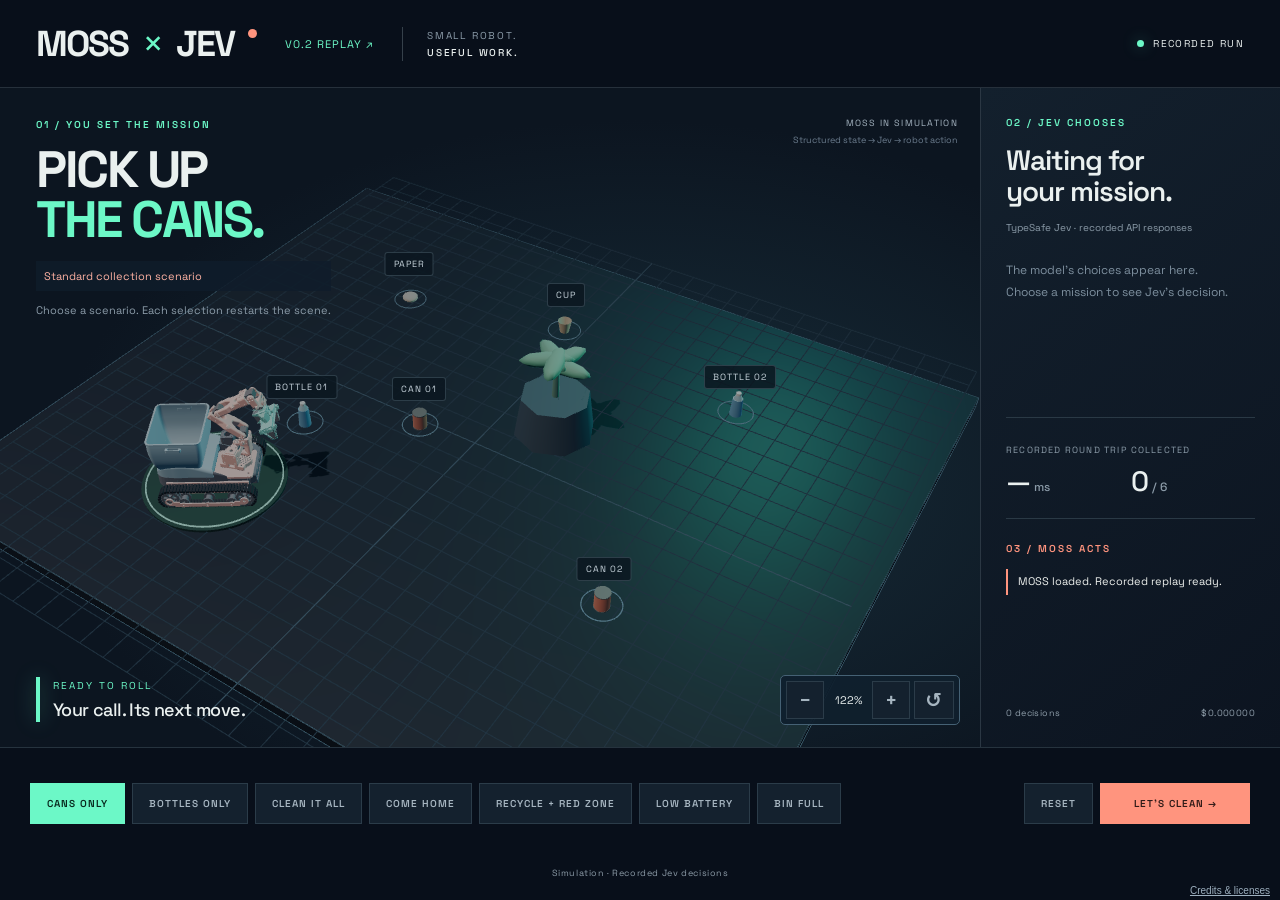
<file: replay/index.html>
<!doctype html><html lang="en"><head><meta charset="UTF-8"><meta name="viewport" content="width=device-width,initial-scale=1"><link rel="icon" href="../favicon.svg"><title>MOSS × JEV — Small robot. Real decisions.</title><link rel="stylesheet" href="style.css?v=4"><script type="importmap">{"imports":{"three":"./assets/three.module.js"}}</script></head><body><script>if(new URLSearchParams(location.search).get("embed")==="1")document.body.classList.add("embedded");</script>
<header><a class="brand" href="../">MOSS<span>×</span>JEV<span class="dot"></span></a><a href="../" style="color:#6cf8c7;font-size:11px;letter-spacing:1px;text-decoration:none;white-space:nowrap">V0.2 REPLAY ↗</a><div class="tagline">SMALL ROBOT.<br><b>USEFUL WORK.</b></div><div class="connection"><i></i><span id="connection">CONNECTING</span></div></header>
<main><section class="arena"><div id="viewport" aria-label="Interactive 3D MOSS robot simulation"></div><div class="mission"><div class="eyebrow">01 / YOU SET THE MISSION</div><h1 id="mission">PICK UP<br><em>THE CANS.</em></h1><div id="constraint-state" class="constraint-state"></div><div class="mission-line">Choose a scenario. Each selection restarts the scene.</div></div><div class="scene-note">MOSS IN SIMULATION<br><span>Structured state → Jev → robot action</span></div><div class="status"><span class="status-light"></span><div><small id="phase">READY TO ROLL</small><strong id="action">Your call. Its next move.</strong></div></div><div id="labels"></div><div class="zoom-controls" role="group" aria-label="Camera zoom"><button id="zoom-out" aria-label="Zoom out">−</button><span id="zoom-value" aria-live="polite">122%</span><button id="zoom-in" aria-label="Zoom in">+</button><button id="zoom-reset" aria-label="Reset camera zoom">↺</button></div><div id="toast" role="status"></div></section>
<aside><div class="section-num">02 / JEV CHOOSES</div><div class="decision-title" id="decision">Waiting for<br>your mission.</div><div class="model">TypeSafe Jev · recorded API responses</div><div id="probabilities"><div class="placeholder">The model’s choices appear here.<br>Choose a mission to see Jev’s decision.</div></div><div class="metrics"><div><small>RECORDED ROUND TRIP</small><b id="latency">—<span> ms</span></b></div><div><small>COLLECTED</small><b><span id="collected">0</span><span> / 6</span></b></div></div><div class="section-num log-title">03 / MOSS ACTS</div><ol id="history"><li>Tracks steer. Arm picks. Bin fills.</li></ol><div class="cost"><span id="calls">0 decisions</span><span id="cost">$0.000000</span></div></aside></main>
<footer><div class="presets"><button data-mission="cans" disabled class="active">CANS ONLY</button><button data-mission="bottles" disabled>BOTTLES ONLY</button><button data-mission="all" disabled>CLEAN IT ALL</button><button data-mission="home" disabled>COME HOME</button><button data-mission="zone" disabled>RECYCLE + RED ZONE</button><button data-mission="battery" disabled>LOW BATTERY</button><button data-mission="bin" disabled>BIN FULL</button></div><div class="transport"><button id="reset" title="Reset scene">RESET</button><button id="start" class="primary" disabled>LOADING MOSS…</button><button id="pause" hidden>PAUSE</button></div></footer><div class="disclosure">Simulation · Recorded Jev decisions</div>
<script type="module" src="app.js?v=4"></script><a href="licenses/NOTICE.txt" style="position:fixed;right:10px;bottom:4px;color:#9db0bf;font:10px sans-serif">Credits & licenses</a></body></html>
</file>
<file: replay/style.css>
@font-face{font-family:'Space Grotesk';src:url('../SpaceGrotesk.ttf');font-weight:300 700;font-display:swap}
:root{color-scheme:dark;--ink:#eaf0ef;--muted:#8b9ba8;--mint:#6cf8c7;--pink:#ff947e;--panel:#111b29}*{box-sizing:border-box}body{margin:0;background:#080f1a;color:var(--ink);font-family:'Space Grotesk',system-ui,sans-serif}header{height:88px;padding:20px 36px;display:flex;align-items:center;border-bottom:1px solid #26303b;gap:28px}.brand{text-decoration:none;color:var(--ink);font-weight:700;letter-spacing:-2px;font-size:36px;display:flex;align-items:center;gap:14px}.brand>span:not(.dot){color:var(--mint);font-weight:400}.dot{width:9px;height:9px;background:var(--pink);border-radius:50%;align-self:flex-start;margin-top:8px}.tagline{font-size:10px;letter-spacing:1.8px;line-height:1.7;border-left:1px solid #35404a;padding-left:24px;color:var(--muted)}.tagline b{color:var(--ink);font-weight:500}.connection{margin-left:auto;display:flex;align-items:center;gap:9px;letter-spacing:1.4px;font-size:10px}.connection i{width:7px;height:7px;border-radius:50%;background:var(--mint);box-shadow:0 0 15px #6cf8c766}main{display:grid;grid-template-columns:minmax(0,1fr) 300px;min-height:500px;height:calc(100vh - 206px)}.arena{position:relative;overflow:hidden;background:radial-gradient(ellipse at 65% 60%,#182e3a,#0c1520 65%)}#viewport{position:absolute;inset:0}canvas{display:block;width:100%;height:100%}.mission{position:absolute;left:36px;top:30px;pointer-events:none}.eyebrow,.section-num{font-size:10px;letter-spacing:2px;color:var(--mint);font-weight:600}h1{font-size:clamp(32px,4vw,62px);line-height:.98;letter-spacing:-2.5px;margin:14px 0 16px;font-weight:700}h1 em{font-style:normal;color:var(--mint)}.mission-line{font-size:11px;color:var(--muted)}.scene-note{position:absolute;right:22px;top:27px;font-size:9px;letter-spacing:1.3px;text-align:right;line-height:1.9;color:#a4b3bf}.scene-note span{font-size:9px;color:#6c7d8e;letter-spacing:0}.status{position:absolute;left:36px;bottom:25px;display:flex;gap:13px;align-items:center;pointer-events:none}.status-light{width:4px;height:45px;background:var(--mint);box-shadow:0 0 20px #6cf8c75a}.status small{display:block;font-size:10px;letter-spacing:2px;color:var(--mint);margin-bottom:6px}.status strong{font-size:22px;font-weight:500;letter-spacing:-.6px}aside{background:linear-gradient(140deg,#13202d,#0c1420);border-left:1px solid #2b3743;padding:28px 25px;display:flex;flex-direction:column;overflow:auto}.decision-title{font-size:28px;font-weight:600;letter-spacing:-1px;line-height:1.1;margin-top:16px;min-height:64px}.model{font-size:10px;color:var(--muted);margin:12px 0 26px}.placeholder{font-size:12px;color:#7d8f9e;line-height:1.8;min-height:145px}.prob{margin-bottom:12px}.prob-label{display:flex;justify-content:space-between;font-size:11px;margin-bottom:6px;gap:6px}.prob-label b{font-weight:500;color:var(--mint)}.bar{height:4px;background:#263442}.bar div{height:100%;background:#718a98;transition:width .35s}.prob.winner .bar div{background:var(--mint);box-shadow:0 0 12px #6cf8c777}.metrics{display:grid;grid-template-columns:1fr 1fr;border-top:1px solid #2a3945;border-bottom:1px solid #2a3945;padding:19px 0;margin:12px 0 23px}.metrics small{font-size:9px;letter-spacing:1.2px;color:var(--muted)}.metrics b{display:block;font-weight:500;font-size:28px;margin-top:5px}.metrics b>span:not(#collected){font-size:12px;color:var(--muted)}.log-title{color:var(--pink)}ol{list-style:none;padding:0;margin:14px 0;font-size:11px;line-height:1.6;color:#8f9eaa}li{border-left:2px solid #2b3a46;padding:4px 0 4px 10px;margin-bottom:8px}li:first-child{border-color:var(--pink);color:#edf0ed}.cost{margin-top:auto;padding-top:14px;display:flex;justify-content:space-between;font-size:9px;letter-spacing:.4px;color:#8f9eaa}footer{padding:19px 30px;display:flex;gap:15px;justify-content:space-between;border-top:1px solid #26333e;min-height:77px}.presets,.transport{display:flex;gap:7px;align-items:center;flex-wrap:wrap}button{font-family:inherit;cursor:pointer;color:#a6b5c0;background:#14212e;border:1px solid #2b3c49;padding:13px 16px;font-size:10px;font-weight:600;letter-spacing:1px;transition:background .2s,color .2s}button:hover{border-color:var(--mint);color:#fff}button.active{background:var(--mint);border-color:var(--mint);color:#08291e}button.primary{background:var(--pink);border-color:var(--pink);color:#301b18;min-width:150px}button:disabled{opacity:.5;cursor:wait}button[hidden]{display:none}.disclosure{font-size:9px;letter-spacing:.6px;color:#8c9ba7;text-align:center;padding:8px 15px 14px}.label{position:absolute;padding:5px 8px;font-size:9px;letter-spacing:1px;border:1px solid #5f758366;background:#0b1720d9;border-radius:3px;color:#c8d4dc;pointer-events:none;transform:translate(-50%,-100%);white-space:nowrap}.label.target{color:#071b13;background:var(--mint);border-color:var(--mint);font-weight:700;box-shadow:0 0 24px #6cf8c74a}.label.done{opacity:0}#toast{position:absolute;left:50%;top:48%;transform:translate(-50%,-50%) scale(.9);opacity:0;pointer-events:none;background:var(--mint);color:#07241c;padding:13px 25px;font-size:24px;font-weight:700;letter-spacing:-1px;transition:.25s}#toast.show{opacity:1;transform:translate(-50%,-50%) scale(1)}@media(max-width:1000px){main{grid-template-columns:minmax(0,1fr) 250px}aside{padding:24px 18px}.scene-note{display:none}.mission-line{max-width:210px}footer{padding:16px;gap:10px}button{padding:12px 10px}.mission{left:23px}.status{left:23px}}@media(max-width:740px){header{height:70px;padding:15px 20px}.brand{font-size:28px}.tagline{display:none}main{height:auto;display:block}.arena{height:530px}aside{display:grid;grid-template-columns:1fr 1fr;gap:10px;border-left:none;padding:18px}.section-num,.decision-title,.model{grid-column:1}.decision-title{min-height:0}.model{margin:0}.metrics{grid-column:2;grid-row:1/4;margin:0;align-content:center}.log-title,ol,.cost{display:none}#probabilities{grid-column:1/3}h1{font-size:40px}.mission-line{display:none}footer{flex-wrap:wrap}.disclosure{font-size:8px}.status strong{font-size:18px}}

button:disabled{cursor:not-allowed}button:not(:disabled){cursor:pointer}

.constraint-state{color:#ffb3a3;font-size:11px;max-width:320px;margin:12px 0;background:#101d2bd9;padding:8px}#compare{border:1px solid #406374;padding:12px;margin:0 0 15px}#compare[hidden]{display:none}#compare small{color:#9bafbd;font-size:10px}#rules-choice{display:block;font-size:22px;margin-top:6px}#agreement{font-size:12px;color:#6cf8c7}details{font-size:10px;color:#bac9d1}summary{cursor:pointer}pre{white-space:pre-wrap;font-size:9px;max-height:180px;overflow:auto}.presets{max-width:830px}footer{min-height:112px}main{height:calc(100vh - 241px)}@media(max-width:740px){main{height:auto}#compare{grid-column:1/3}.constraint-state{max-width:280px}}

.zoom-controls{position:absolute;right:20px;bottom:22px;display:flex;align-items:center;gap:4px;background:#10202eed;padding:5px;border:1px solid #456174;border-radius:5px;z-index:5}.zoom-controls button{font-size:20px;padding:5px 10px;min-width:38px;min-height:38px}.zoom-controls span{font-size:11px;min-width:40px;text-align:center}.status{right:215px}.status strong{font-size:18px}.scene-note{pointer-events:none}#labels{pointer-events:none}@media(max-width:740px){.zoom-controls{right:12px;bottom:85px}.status{right:15px}.zoom-controls button{min-height:44px;min-width:44px}}

body.embedded>header,body.embedded .presets,body.embedded>.disclosure{display:none}body.embedded main{height:calc(100vh - 85px)}body.embedded footer{justify-content:flex-end}
</file>
